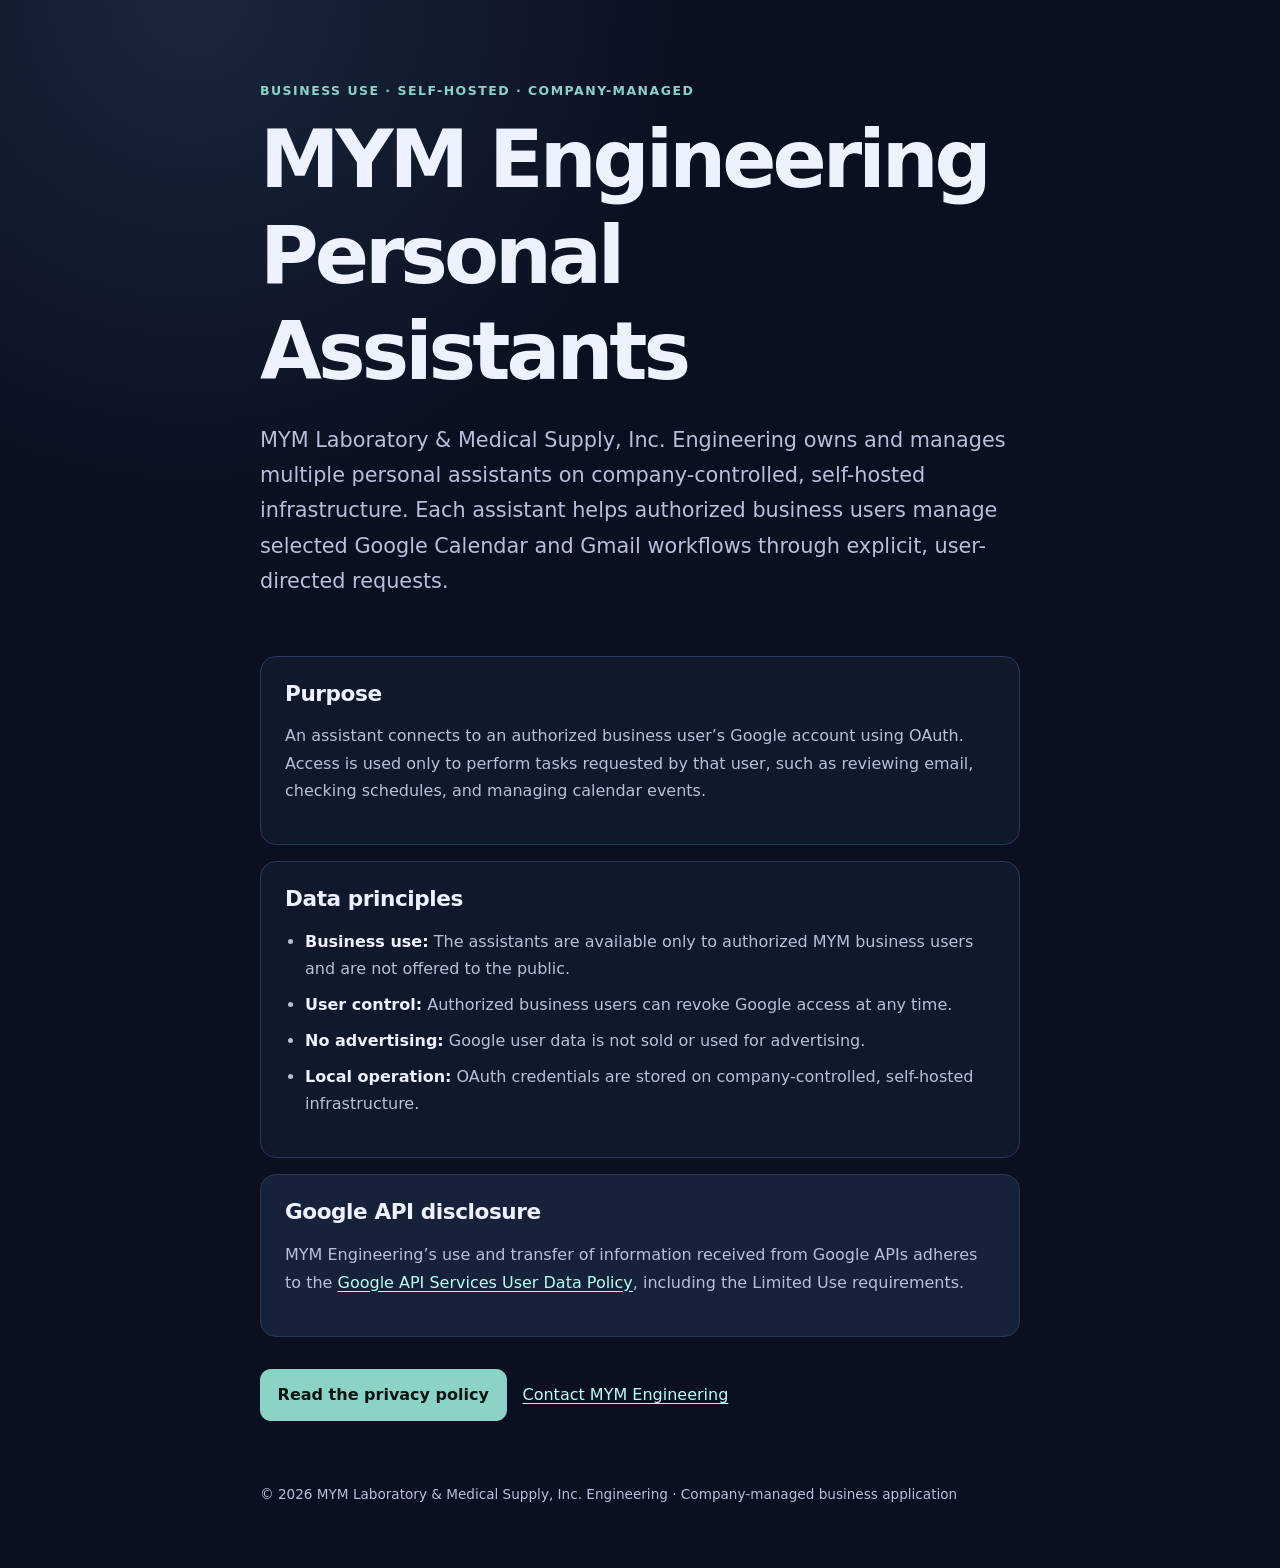
<file: index.html>
<!doctype html>
<html lang="en">
<head>
  <meta charset="utf-8">
  <meta name="viewport" content="width=device-width, initial-scale=1">
  <meta name="description" content="MYM Laboratory &amp; Medical Supply, Inc. Engineering manages self-hosted personal assistants for authorized business users to support Google Calendar and Gmail workflows.">
  <title>MYM Engineering Personal Assistants</title>
  <link rel="stylesheet" href="./styles.css">
</head>
<body>
  <main class="shell">
    <header class="hero">
      <p class="eyebrow">Business use · Self-hosted · Company-managed</p>
      <h1>MYM Engineering Personal Assistants</h1>
      <p class="lede">
        MYM Laboratory &amp; Medical Supply, Inc. Engineering owns and manages
        multiple personal assistants on company-controlled, self-hosted
        infrastructure. Each assistant helps authorized business users manage
        selected Google Calendar and Gmail workflows through explicit,
        user-directed requests.
      </p>
    </header>

    <section aria-labelledby="purpose">
      <h2 id="purpose">Purpose</h2>
      <p>
        An assistant connects to an authorized business user’s Google account
        using OAuth. Access is used only to perform tasks requested by that
        user, such as reviewing email, checking schedules, and managing
        calendar events.
      </p>
    </section>

    <section aria-labelledby="principles">
      <h2 id="principles">Data principles</h2>
      <ul class="principles">
        <li><strong>Business use:</strong> The assistants are available only to authorized MYM business users and are not offered to the public.</li>
        <li><strong>User control:</strong> Authorized business users can revoke Google access at any time.</li>
        <li><strong>No advertising:</strong> Google user data is not sold or used for advertising.</li>
        <li><strong>Local operation:</strong> OAuth credentials are stored on company-controlled, self-hosted infrastructure.</li>
      </ul>
    </section>

    <section class="notice" aria-labelledby="notice">
      <h2 id="notice">Google API disclosure</h2>
      <p>
        MYM Engineering’s use and transfer of information received from Google APIs adheres
        to the
        <a href="https://developers.google.com/terms/api-services-user-data-policy" rel="noreferrer">Google API Services User Data Policy</a>,
        including the Limited Use requirements.
      </p>
    </section>

    <nav class="actions" aria-label="Site links">
      <a class="button" href="./privacy/">Read the privacy policy</a>
      <a class="text-link" href="./privacy/#contact">Contact MYM Engineering</a>
    </nav>
  </main>

  <footer>
    <p>© 2026 MYM Laboratory &amp; Medical Supply, Inc. Engineering · Company-managed business application</p>
  </footer>
</body>
</html>
</file>
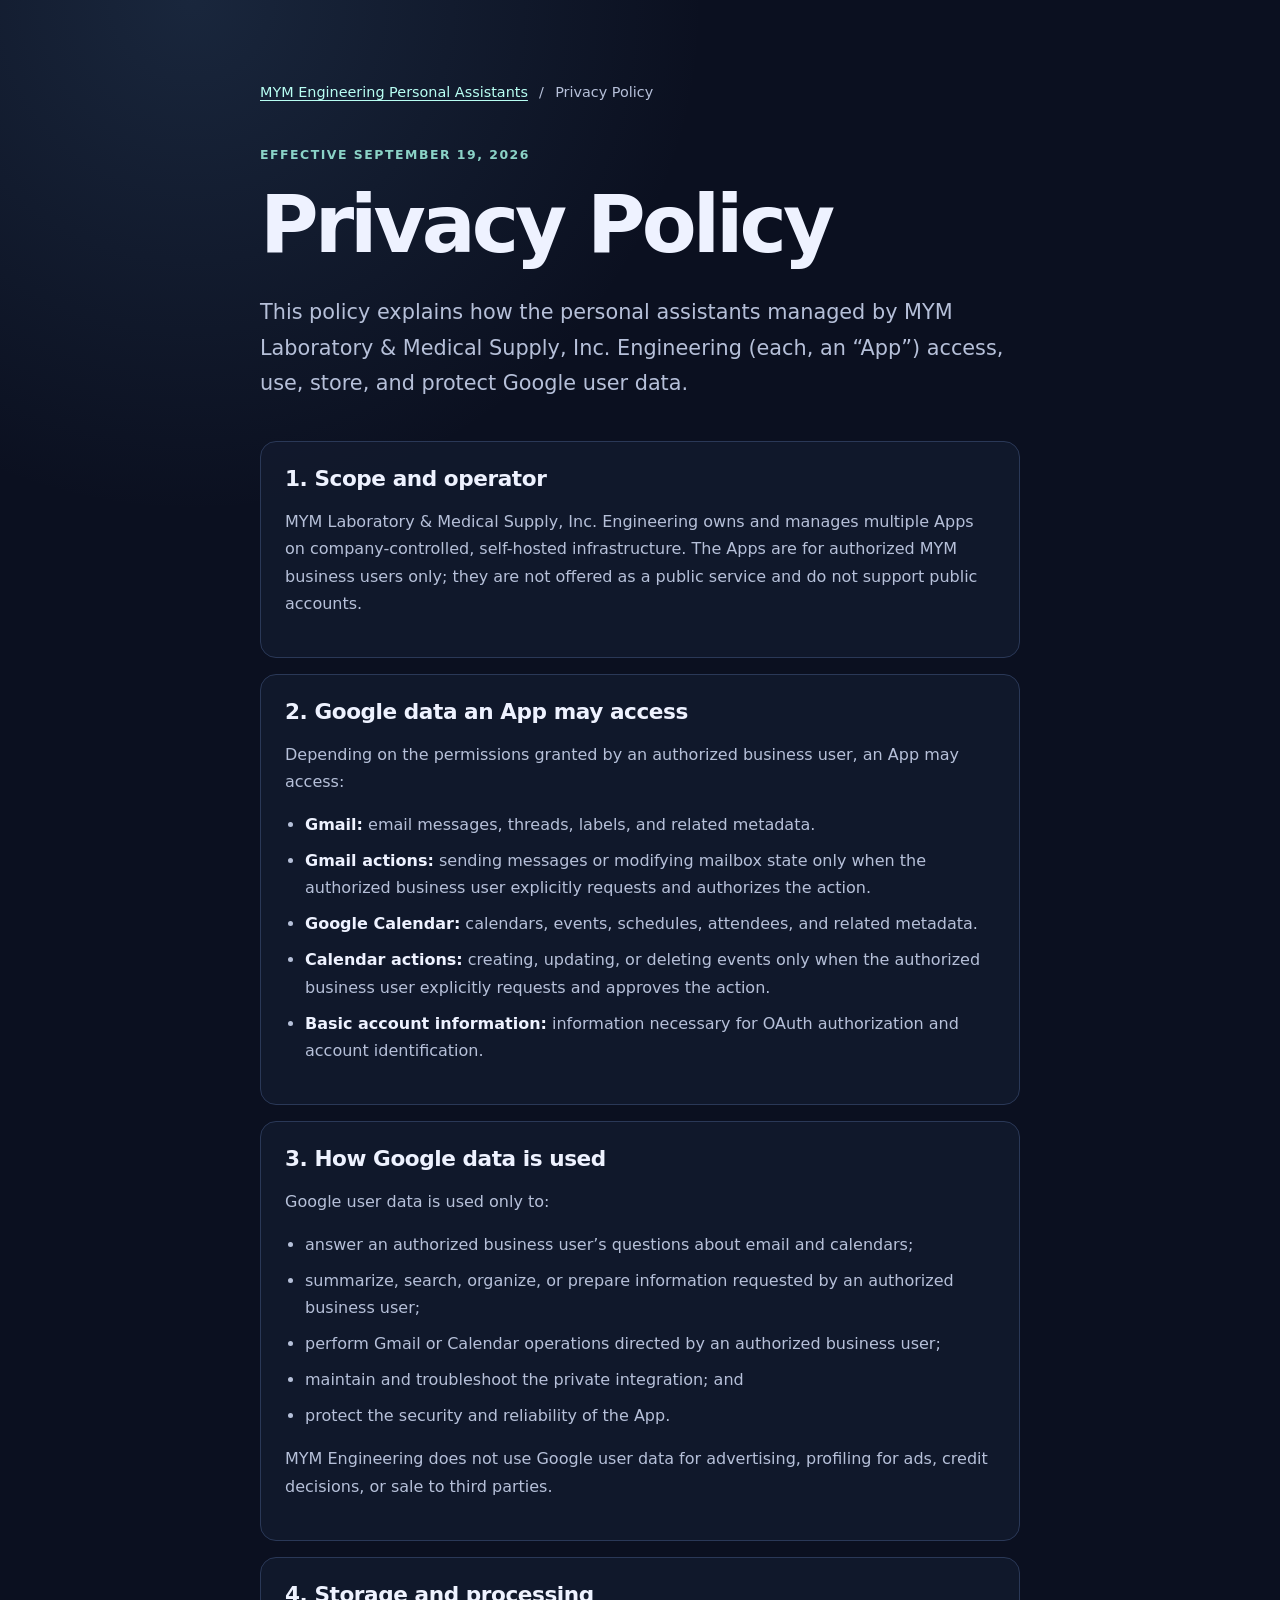
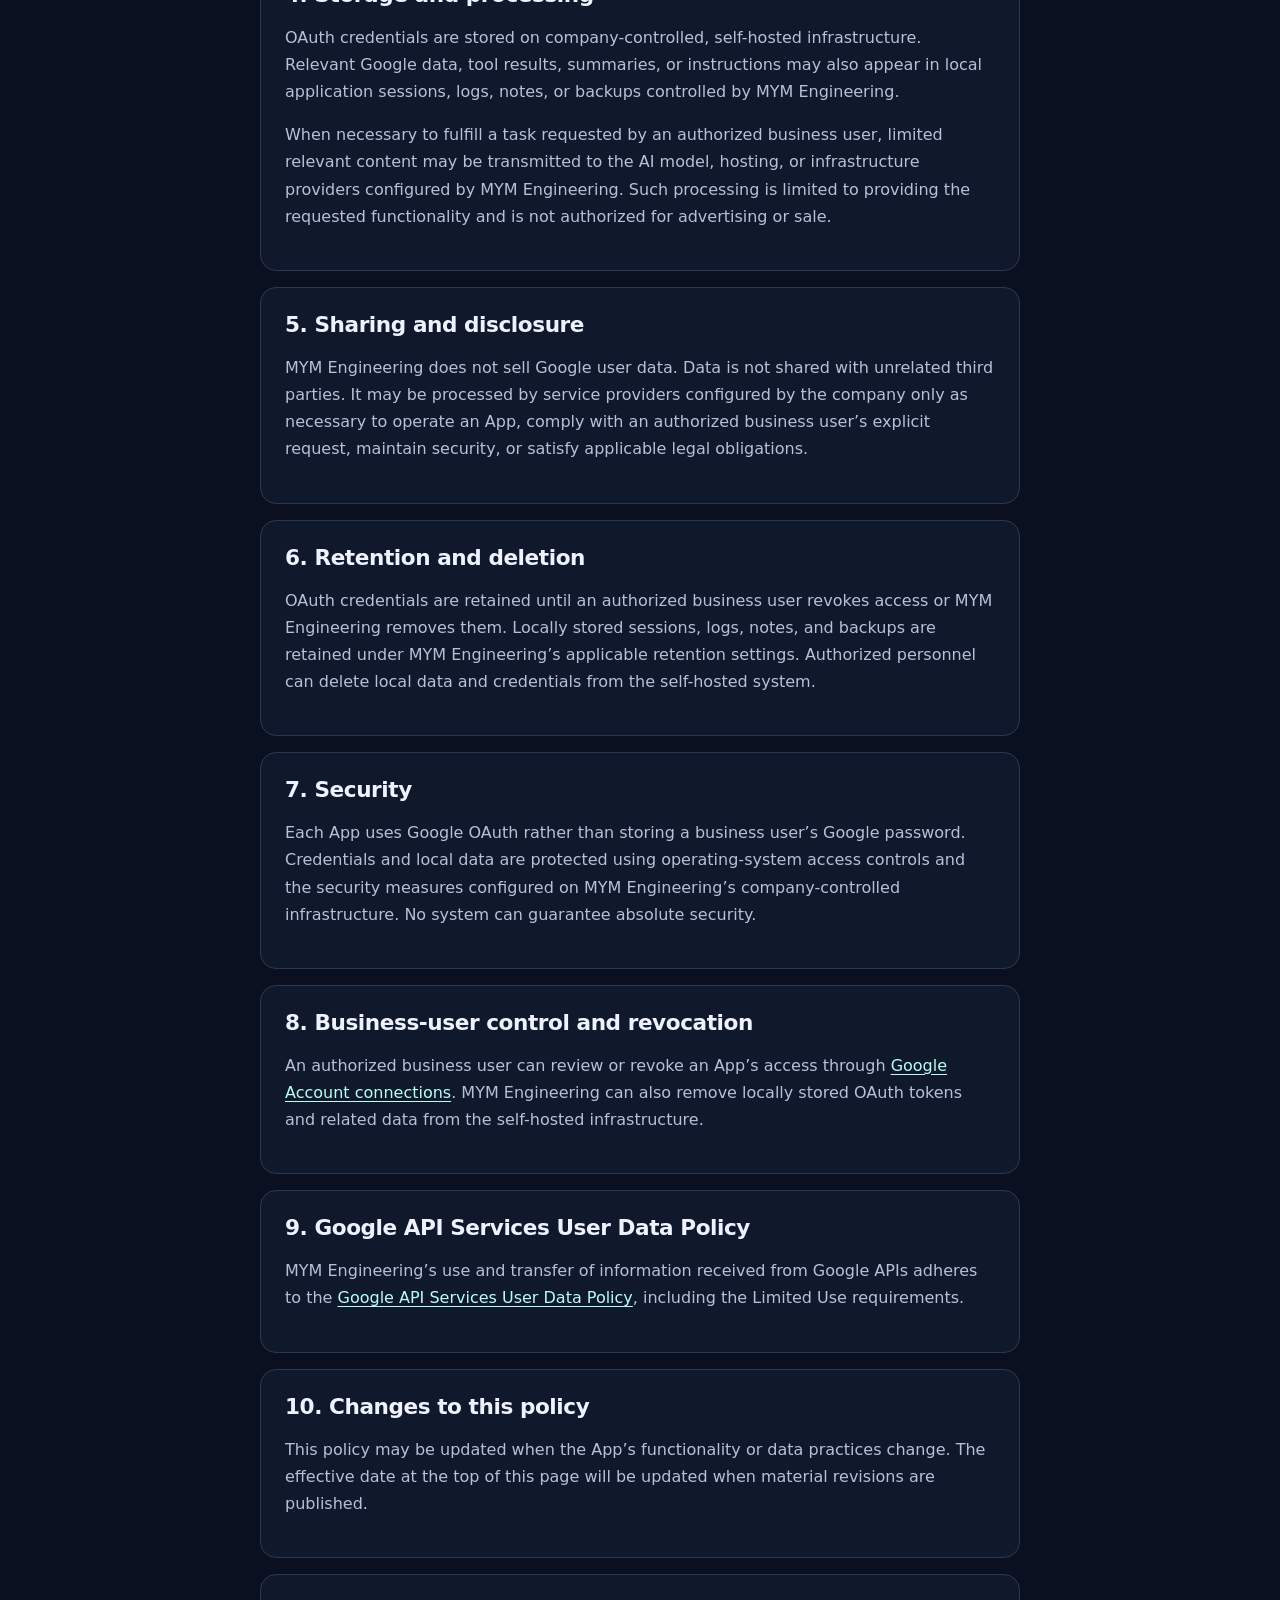
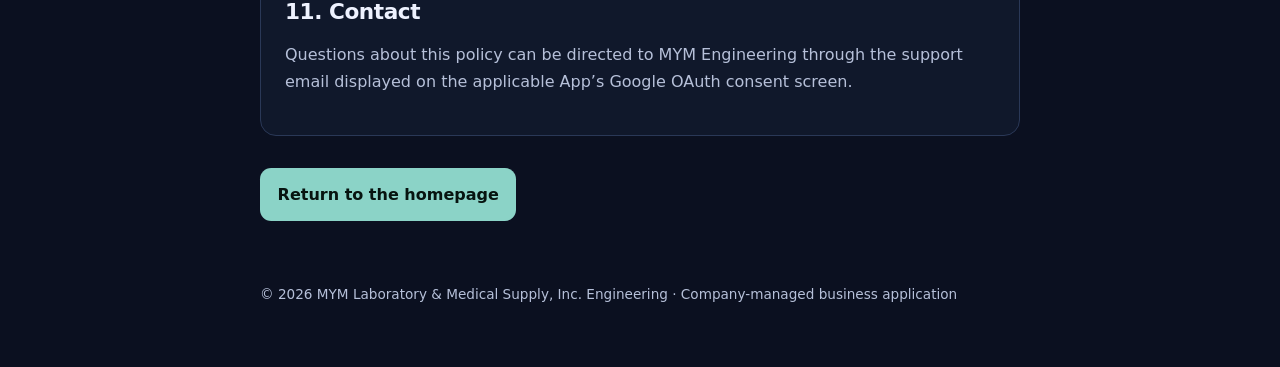
<file: privacy/index.html>
<!doctype html>
<html lang="en">
<head>
  <meta charset="utf-8">
  <meta name="viewport" content="width=device-width, initial-scale=1">
  <meta name="description" content="Privacy policy for MYM Engineering personal assistants and their use of Google Calendar and Gmail data.">
  <title>Privacy Policy · MYM Engineering Personal Assistants</title>
  <link rel="stylesheet" href="../styles.css">
</head>
<body>
  <main class="shell policy">
    <nav class="breadcrumb" aria-label="Breadcrumb">
      <a href="../">MYM Engineering Personal Assistants</a>
      <span aria-hidden="true">/</span>
      <span>Privacy Policy</span>
    </nav>

    <header class="hero compact">
      <p class="eyebrow">Effective September 19, 2026</p>
      <h1>Privacy Policy</h1>
      <p class="lede">
        This policy explains how the personal assistants managed by MYM
        Laboratory &amp; Medical Supply, Inc. Engineering (each, an “App”) access,
        use, store, and protect Google user data.
      </p>
    </header>

    <section>
      <h2>1. Scope and operator</h2>
      <p>
        MYM Laboratory &amp; Medical Supply, Inc. Engineering owns and manages
        multiple Apps on company-controlled, self-hosted infrastructure. The
        Apps are for authorized MYM business users only; they are not offered as
        a public service and do not support public accounts.
      </p>
    </section>

    <section>
      <h2>2. Google data an App may access</h2>
      <p>Depending on the permissions granted by an authorized business user, an App may access:</p>
      <ul>
        <li><strong>Gmail:</strong> email messages, threads, labels, and related metadata.</li>
        <li><strong>Gmail actions:</strong> sending messages or modifying mailbox state only when the authorized business user explicitly requests and authorizes the action.</li>
        <li><strong>Google Calendar:</strong> calendars, events, schedules, attendees, and related metadata.</li>
        <li><strong>Calendar actions:</strong> creating, updating, or deleting events only when the authorized business user explicitly requests and approves the action.</li>
        <li><strong>Basic account information:</strong> information necessary for OAuth authorization and account identification.</li>
      </ul>
    </section>

    <section>
      <h2>3. How Google data is used</h2>
      <p>Google user data is used only to:</p>
      <ul>
        <li>answer an authorized business user’s questions about email and calendars;</li>
        <li>summarize, search, organize, or prepare information requested by an authorized business user;</li>
        <li>perform Gmail or Calendar operations directed by an authorized business user;</li>
        <li>maintain and troubleshoot the private integration; and</li>
        <li>protect the security and reliability of the App.</li>
      </ul>
      <p>
        MYM Engineering does not use Google user data for advertising, profiling for ads,
        credit decisions, or sale to third parties.
      </p>
    </section>

    <section>
      <h2>4. Storage and processing</h2>
      <p>
        OAuth credentials are stored on company-controlled, self-hosted infrastructure. Relevant
        Google data, tool results, summaries, or instructions may also appear in
        local application sessions, logs, notes, or backups controlled by MYM
        Engineering.
      </p>
      <p>
        When necessary to fulfill a task requested by an authorized business user, limited relevant content
        may be transmitted to the AI model, hosting, or infrastructure providers
        configured by MYM Engineering. Such processing is limited to providing the
        requested functionality and is not authorized for advertising or sale.
      </p>
    </section>

    <section>
      <h2>5. Sharing and disclosure</h2>
      <p>
        MYM Engineering does not sell Google user data. Data is not shared with unrelated
        third parties. It may be processed by service providers configured by the
        company only as necessary to operate an App, comply with an authorized
        business user’s explicit
        request, maintain security, or satisfy applicable legal obligations.
      </p>
    </section>

    <section>
      <h2>6. Retention and deletion</h2>
      <p>
        OAuth credentials are retained until an authorized business user revokes
        access or MYM Engineering removes them. Locally stored sessions, logs,
        notes, and backups are retained under MYM Engineering’s applicable
        retention settings. Authorized personnel can delete local data and
        credentials from the self-hosted system.
      </p>
    </section>

    <section>
      <h2>7. Security</h2>
      <p>
        Each App uses Google OAuth rather than storing a business user’s Google password.
        Credentials and local data are protected using operating-system access
        controls and the security measures configured on MYM Engineering’s
        company-controlled infrastructure. No system can guarantee absolute security.
      </p>
    </section>

    <section>
      <h2>8. Business-user control and revocation</h2>
      <p>
        An authorized business user can review or revoke an App’s access through
        <a href="https://myaccount.google.com/connections" rel="noreferrer">Google Account connections</a>.
        MYM Engineering can also remove locally stored OAuth tokens and related
        data from the self-hosted infrastructure.
      </p>
    </section>

    <section>
      <h2>9. Google API Services User Data Policy</h2>
      <p>
        MYM Engineering’s use and transfer of information received from Google APIs adheres
        to the
        <a href="https://developers.google.com/terms/api-services-user-data-policy" rel="noreferrer">Google API Services User Data Policy</a>,
        including the Limited Use requirements.
      </p>
    </section>

    <section>
      <h2>10. Changes to this policy</h2>
      <p>
        This policy may be updated when the App’s functionality or data practices
        change. The effective date at the top of this page will be updated when
        material revisions are published.
      </p>
    </section>

    <section id="contact">
      <h2>11. Contact</h2>
      <p>
        Questions about this policy can be directed to MYM Engineering through
        the support email displayed on the applicable App’s Google OAuth consent
        screen.
      </p>
    </section>

    <nav class="actions" aria-label="Site links">
      <a class="button" href="../">Return to the homepage</a>
    </nav>
  </main>

  <footer>
    <p>© 2026 MYM Laboratory &amp; Medical Supply, Inc. Engineering · Company-managed business application</p>
  </footer>
</body>
</html>
</file>
<file: styles.css>
:root {
  color-scheme: dark;
  --background: #0b1020;
  --surface: #121a2f;
  --surface-soft: #18233d;
  --text: #eef2ff;
  --muted: #b6c0d9;
  --accent: #8bd3c7;
  --accent-strong: #b8fff3;
  --line: #2a3857;
  --max-width: 760px;
  font-family: Inter, ui-sans-serif, system-ui, -apple-system, BlinkMacSystemFont, "Segoe UI", sans-serif;
}

* { box-sizing: border-box; }

html { scroll-behavior: smooth; }

body {
  margin: 0;
  min-height: 100vh;
  background:
    radial-gradient(circle at 15% 0%, rgba(82, 128, 174, 0.2), transparent 32rem),
    var(--background);
  color: var(--text);
  line-height: 1.7;
}

.shell {
  width: min(calc(100% - 2rem), var(--max-width));
  margin: 0 auto;
  padding: 5rem 0 3rem;
}

.hero { padding-bottom: 2.5rem; }
.hero.compact { padding-bottom: 1.5rem; }

.eyebrow {
  margin: 0 0 0.7rem;
  color: var(--accent);
  font-size: 0.78rem;
  font-weight: 750;
  letter-spacing: 0.12em;
  text-transform: uppercase;
}

h1, h2 { line-height: 1.2; }

h1 {
  max-width: 14ch;
  margin: 0;
  font-size: clamp(2.6rem, 8vw, 5rem);
  letter-spacing: -0.05em;
}

h2 {
  margin: 0 0 0.8rem;
  font-size: 1.35rem;
  letter-spacing: -0.02em;
}

p, li { color: var(--muted); }

.lede {
  max-width: 62ch;
  margin: 1.4rem 0 0;
  font-size: clamp(1.05rem, 2.5vw, 1.3rem);
}

section {
  margin: 1rem 0;
  padding: 1.5rem;
  border: 1px solid var(--line);
  border-radius: 1rem;
  background: rgba(18, 26, 47, 0.78);
}

.notice { background: rgba(24, 35, 61, 0.9); }

ul { padding-left: 1.25rem; }
li + li { margin-top: 0.55rem; }

strong { color: var(--text); }

a {
  color: var(--accent-strong);
  text-underline-offset: 0.18em;
}

a:hover { text-decoration-thickness: 0.15em; }

.actions {
  display: flex;
  flex-wrap: wrap;
  align-items: center;
  gap: 1rem;
  margin-top: 2rem;
}

.button {
  display: inline-block;
  padding: 0.8rem 1.1rem;
  border-radius: 0.7rem;
  background: var(--accent);
  color: #071410;
  font-weight: 750;
  text-decoration: none;
}

.text-link { padding: 0.75rem 0; }

.breadcrumb {
  display: flex;
  gap: 0.7rem;
  margin-bottom: 2.5rem;
  color: var(--muted);
  font-size: 0.9rem;
}

.policy h1 { max-width: none; }

footer {
  width: min(calc(100% - 2rem), var(--max-width));
  margin: 0 auto;
  padding: 0 0 3rem;
  font-size: 0.85rem;
}

@media (max-width: 520px) {
  .shell { padding-top: 3rem; }
  section { padding: 1.15rem; }
  .actions { align-items: stretch; flex-direction: column; }
  .button, .text-link { text-align: center; }
}
</file>
